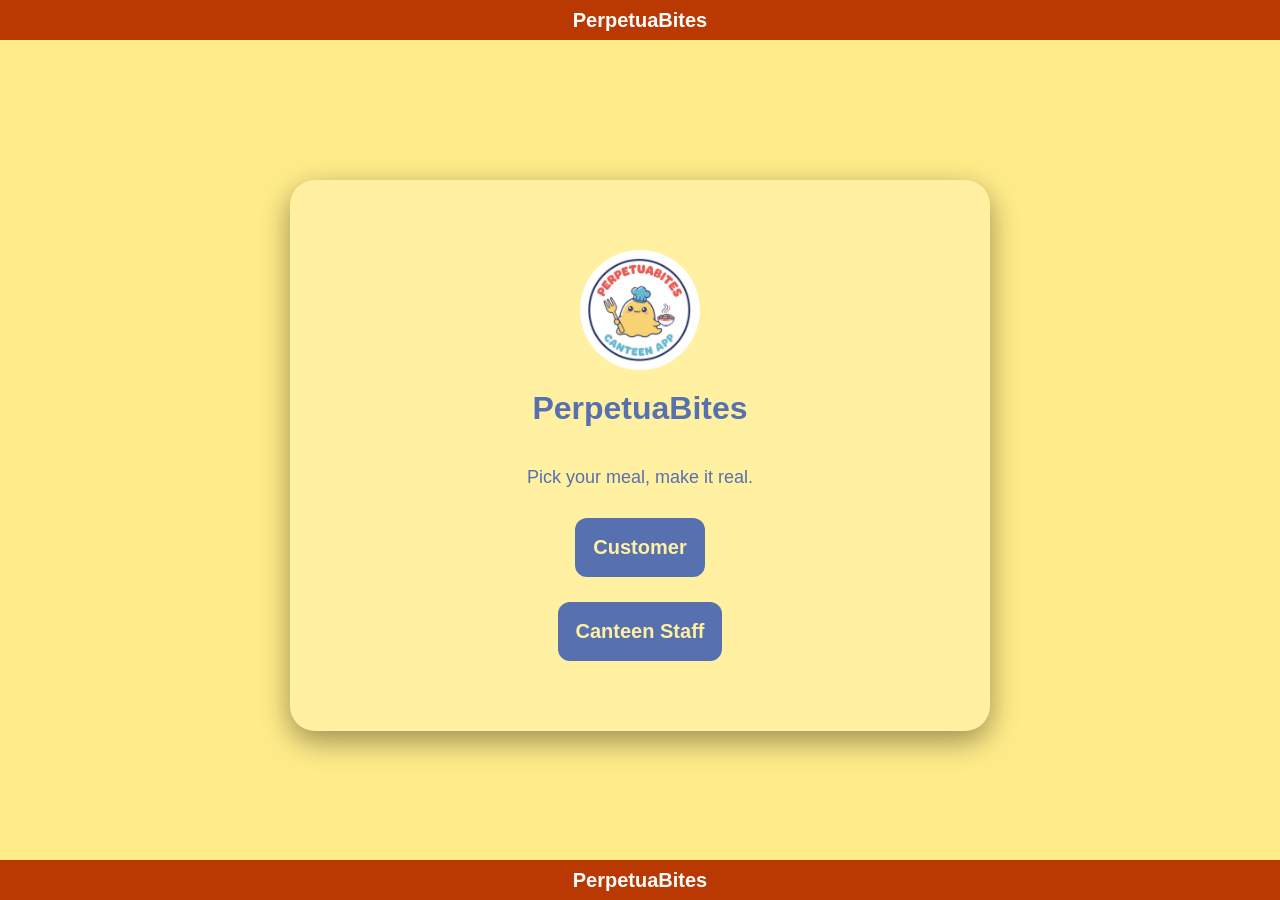
<file: index.html>
<!DOCTYPE html>
<html lang="en">
<head>
    <meta charset="UTF-8">
    <meta name="viewport" content="width=device-width, initial-scale=1.0">
    <title>PerpetuaBites</title>
    <link rel="stylesheet" href="style.css">
</head>
<body>
<header class="top-bar">
    PerpetuaBites
</header>

<div class="login-box">
    <img src="images/logo.png" alt="Website Logo" class="logo">
    <h1>PerpetuaBites</h1>
    <p class="description">Pick your meal, make it real.</p>

    <div class="role-buttons">
        <a href="customer-login.html">
            <button class="role-btn">Customer</button>
        </a>
        <a href="staff-login.html">
            <button class="role-btn">Canteen Staff</button>
        </a>
    </div>
</div>

<footer>
    PerpetuaBites
</footer>

</body>
</html>
</file>
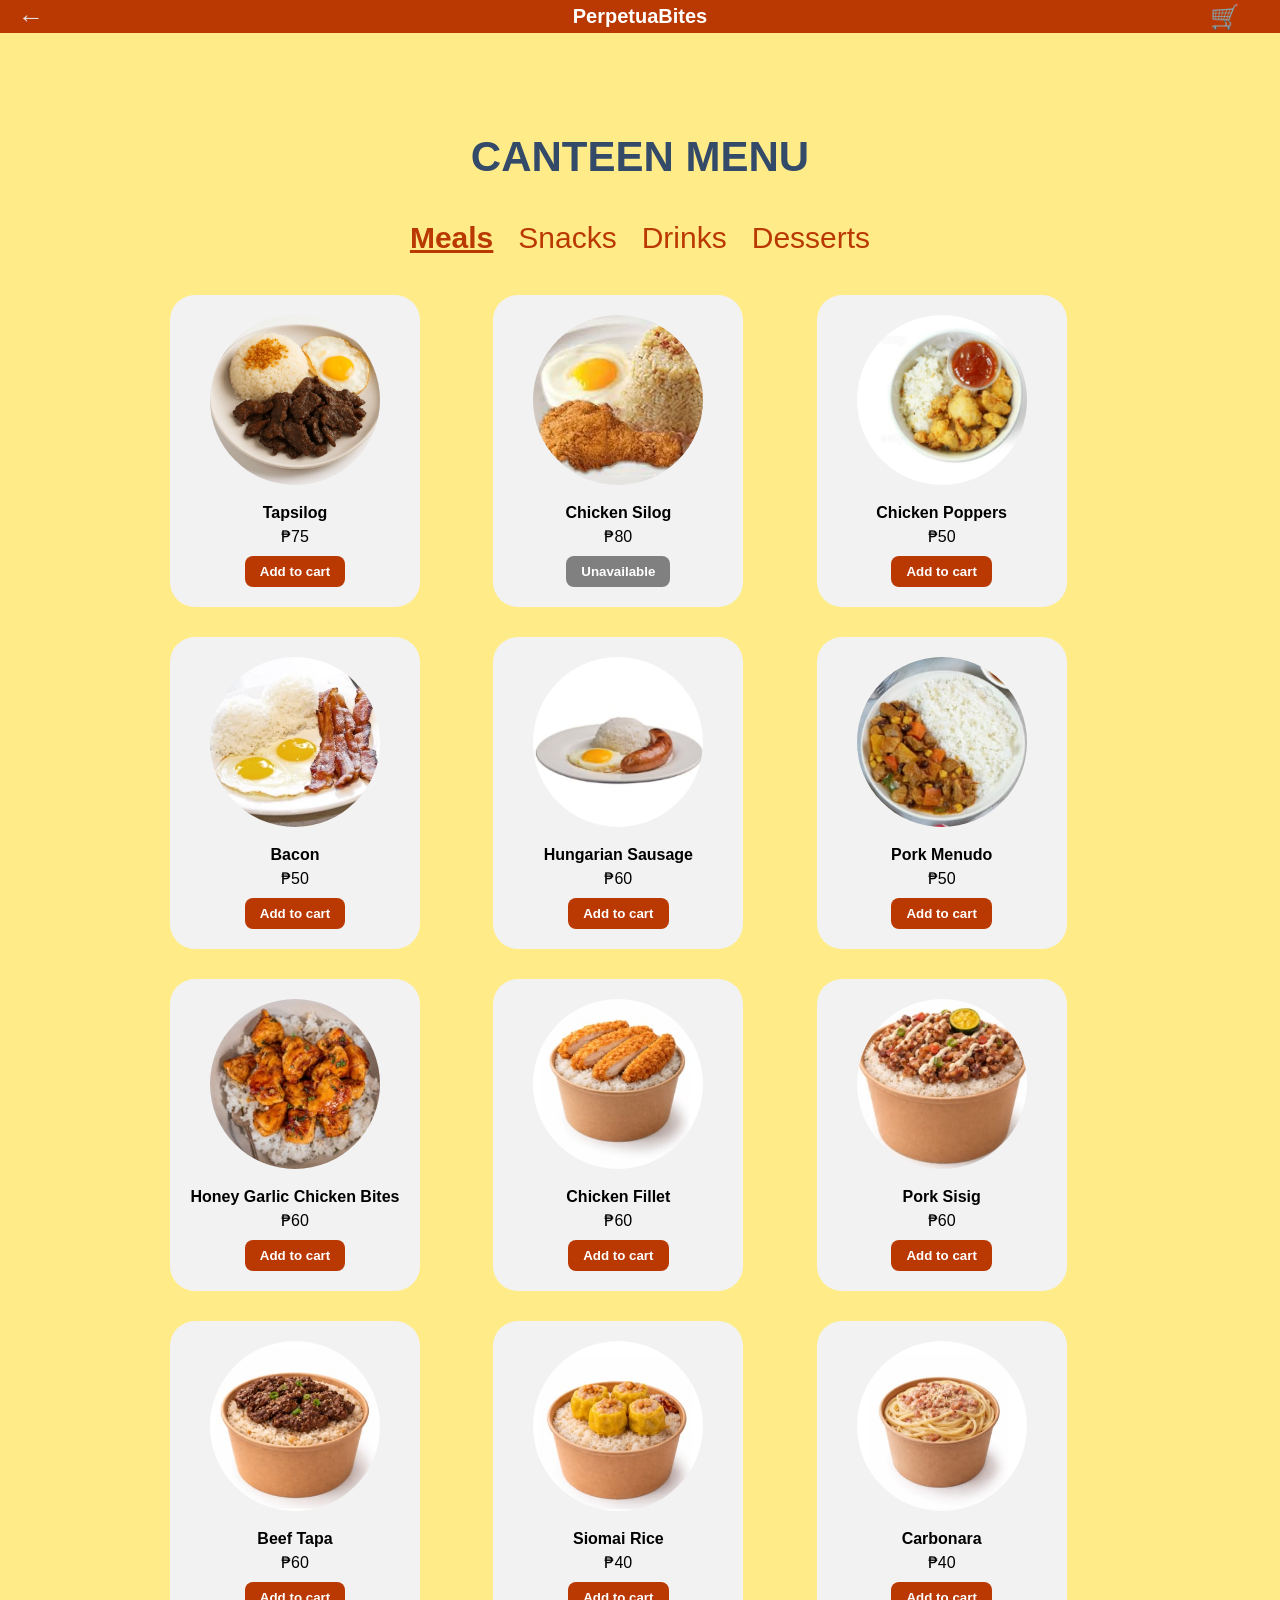
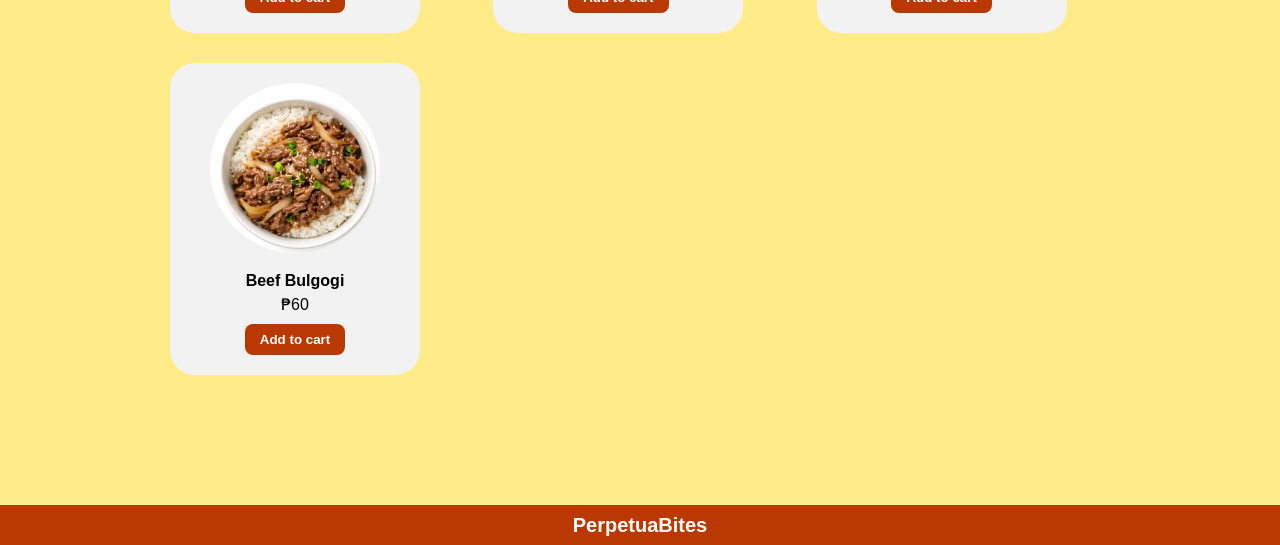
<file: canteen-menu.html>
<!DOCTYPE html>
<html lang="en">
<head>
    <meta charset="UTF-8">
    <meta name="viewport" content="width=device-width, initial-scale=1.0">
    <title>Canteen Menu - PerpetuaBites</title>
    <link rel="stylesheet" href="style.css">
</head>
<body>

<header class="top-bar">
    PerpetuaBites 
    <div class="header-buttons">
        <button class="cart-icon" onclick="goToCart()">🛒<span class="cart-badge" id="cartBadge">0</span></button>
    </div>
</header>

<button class="back-btn" onclick="goBack()">←</button>

<div class="container">

    <!-- CANTEEN IMAGE -->
    

    <!-- TITLE -->
    <h1 class="title">CANTEEN MENU</h1>

    <!-- CATEGORY TABS -->
    <div class="categories">
        <span class="active" onclick="filterCategory(event,'meals')">Meals</span>
        <span onclick="filterCategory(event,'snacks')">Snacks</span>
        <span onclick="filterCategory(event,'drinks')">Drinks</span>
        <span onclick="filterCategory(event,'desserts')">Desserts</span>
    </div>

    <!-- MENU GRID (populated dynamically by script.js) -->
    <div class="menu-grid"></div>
</div>

<!-- ORDER STATUS MODAL -->
<div id="orderStatusModal" class="modal hidden">
    <div class="modal-content">
        <button class="modal-close" onclick="closeOrderStatus()">✕</button>
        <h2>Your Order Status</h2>
        
        <div class="queue-container">
            <div class="queue-label">Queue Number</div>
            <div class="queue-number-modal" id="queueNumberModal">Loading...</div>
        </div>
        
        <div class="status-section">
            <div class="status-timeline-wrapper">
                <div class="status-step completed">
                    <div class="status-dot">✓</div>
                    <div class="status-label">Confirmed</div>
                </div>
                <div class="status-connector completed"></div>
                
                <div class="status-step active">
                    <div class="status-dot">⏳</div>
                    <div class="status-label">Preparing</div>
                </div>
                <div class="status-connector"></div>
                
                <div class="status-step">
                    <div class="status-dot">📦</div>
                    <div class="status-label">Ready</div>
                </div>
                <div class="status-connector"></div>
                
                <div class="status-step">
                    <div class="status-dot">✓</div>
                    <div class="status-label">Completed</div>
                </div>
            </div>
        </div>
        
        <div class="order-details order-details-modal">
            <div class="detail-title">Items:</div>
            <div class="order-items-list" id="orderItemsListModal">
                <div class="order-item">Loading...</div>
            </div>
            
            <div class="detail-title">Total:</div>
            <div class="detail-content detail-amount">₱<span id="totalAmountModal">0</span></div>
        </div>
        
        <button class="btn btn-primary" onclick="closeOrderStatus()">Close</button>
    </div>
</div>

<!-- TRACK ORDER BUTTON (bottom center) -->
<div class="track-bottom-wrapper">
    <button class="track-btn" id="trackStatusBtn" onclick="showOrderStatus()" style="display:none;">📋 Track Order</button>
</div>

<!-- FOOTER -->
<footer>
    PerpetuaBites
</footer>

<script src="script.js"></script>
</body>
</html>
</file>
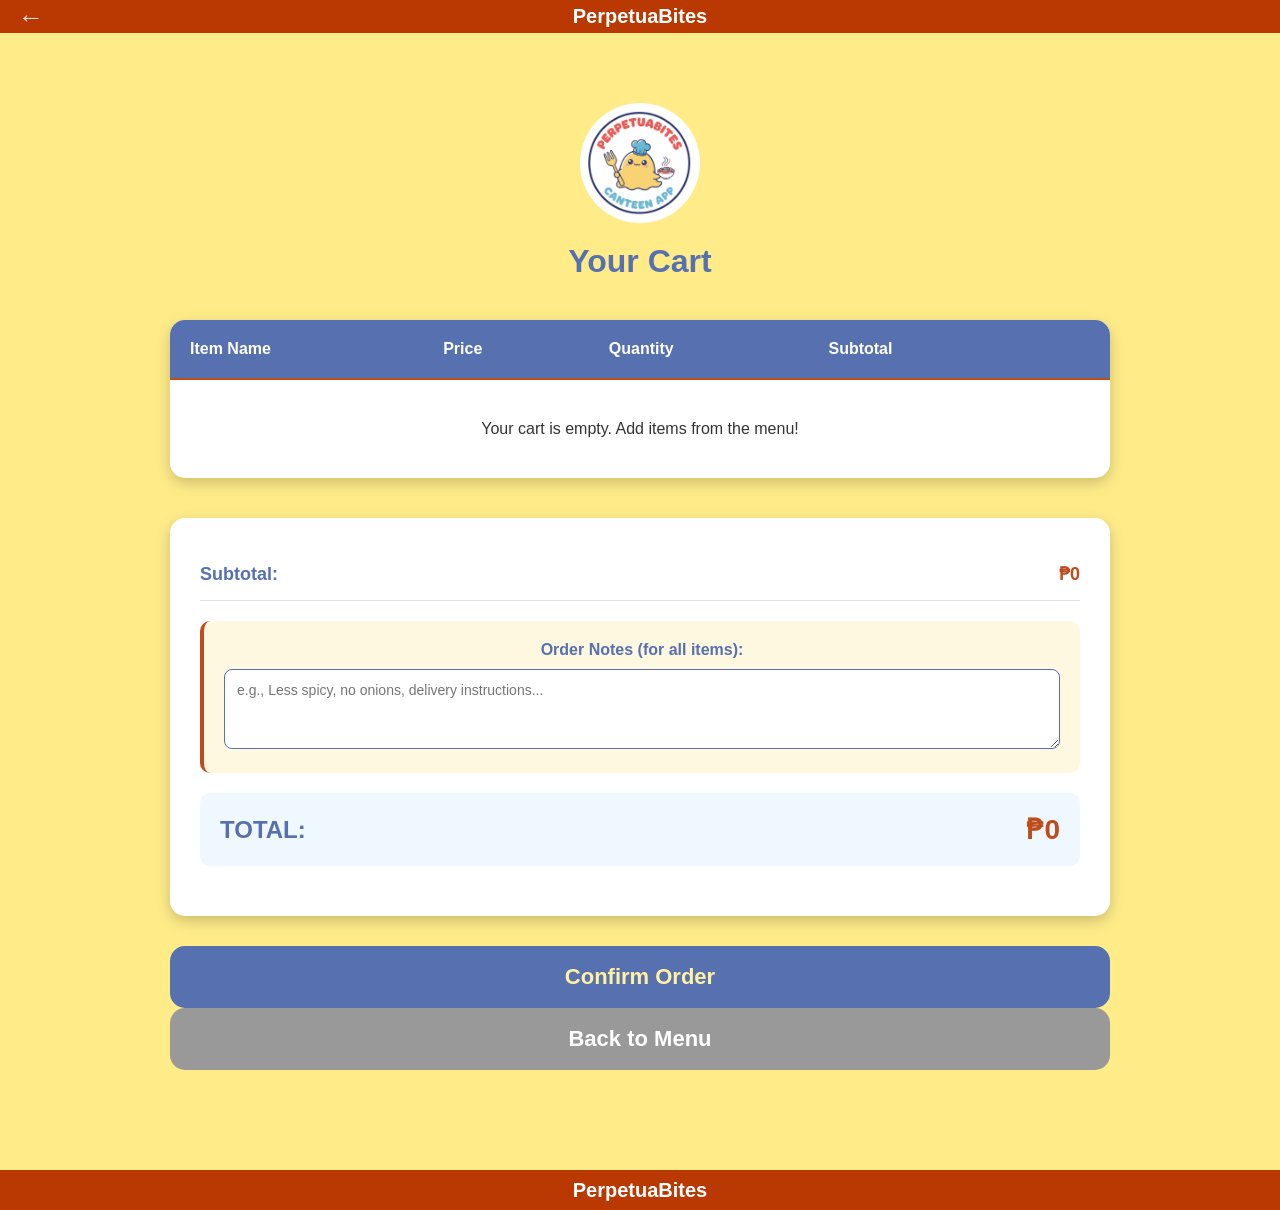
<file: cart.html>
<!DOCTYPE html>
<html lang="en">
<head>
    <meta charset="UTF-8">
    <meta name="viewport" content="width=device-width, initial-scale=1.0">
    <title>Cart - PerpetuaBites</title>
    <link rel="stylesheet" href="style.css">
</head>
<body>
<header class="top-bar">
    PerpetuaBites
</header>

<button class="back-btn" onclick="goBack()">←</button>

<div class="container">
    <img src="images/logo.png" alt="Logo" class="logo">
    <h1>Your Cart</h1>

    <table class="order-table">
      <thead>
        <tr>
          <th>Item Name</th>
          <th>Price</th>
          <th>Quantity</th>
          <th>Subtotal</th>
          <th></th>
        </tr>
      </thead>
      <tbody id="orderTableBody">
        <!-- Orders will be populated here -->
      </tbody>
    </table>


    <div class="summary-section">
      <div class="summary-row">
        <span class="summary-label">Subtotal:</span>
        <span class="price">₱<span id="subtotal">75</span></span>
      </div>

      <!-- Global Add-ons Section -->
      <div class="addons-section" id="addonsSection">
        <h3 style="color: #5670b0; margin-bottom: 15px;">Add-ons</h3>
        <div class="addons-grid">
          <label class="addon-item">
            <input type="checkbox" class="addon-checkbox" data-price="15" onchange="updateTotal()"> Egg (+₱15)
          </label>
          <label class="addon-item">
            <input type="checkbox" class="addon-checkbox" data-price="10" onchange="updateTotal()"> Sauce (+₱10)
          </label>
          <label class="addon-item">
            <input type="checkbox" class="addon-checkbox" data-price="20" onchange="updateTotal()"> Extra Rice (+₱20)
          </label>
        </div>
        <div class="addons-total" id="addonsTotal">Add-ons: ₱0</div>
      </div>

      <!-- Global Order Notes -->
      <div class="global-notes-section">
        <label for="globalNotes">Order Notes (for all items):</label>
        <textarea id="globalNotes" placeholder="e.g., Less spicy, no onions, delivery instructions..." rows="3" onchange="updateTotal()"></textarea>
      </div>
     
      <div class="total-price">
        <span class="total-label">TOTAL:</span>
        <span class="total-amount">₱<span id="totalAmount">225</span></span>
      </div>
    </div>

    <button class="confirm-btn" onclick="confirmOrder()">Confirm Order</button>
    <button class="back-to-menu-btn" onclick="goBackToMenu()">Back to Menu</button>
</div>

<footer>
    PerpetuaBites
</footer>

<script src="script.js"></script>
</body>
</html>
</file>
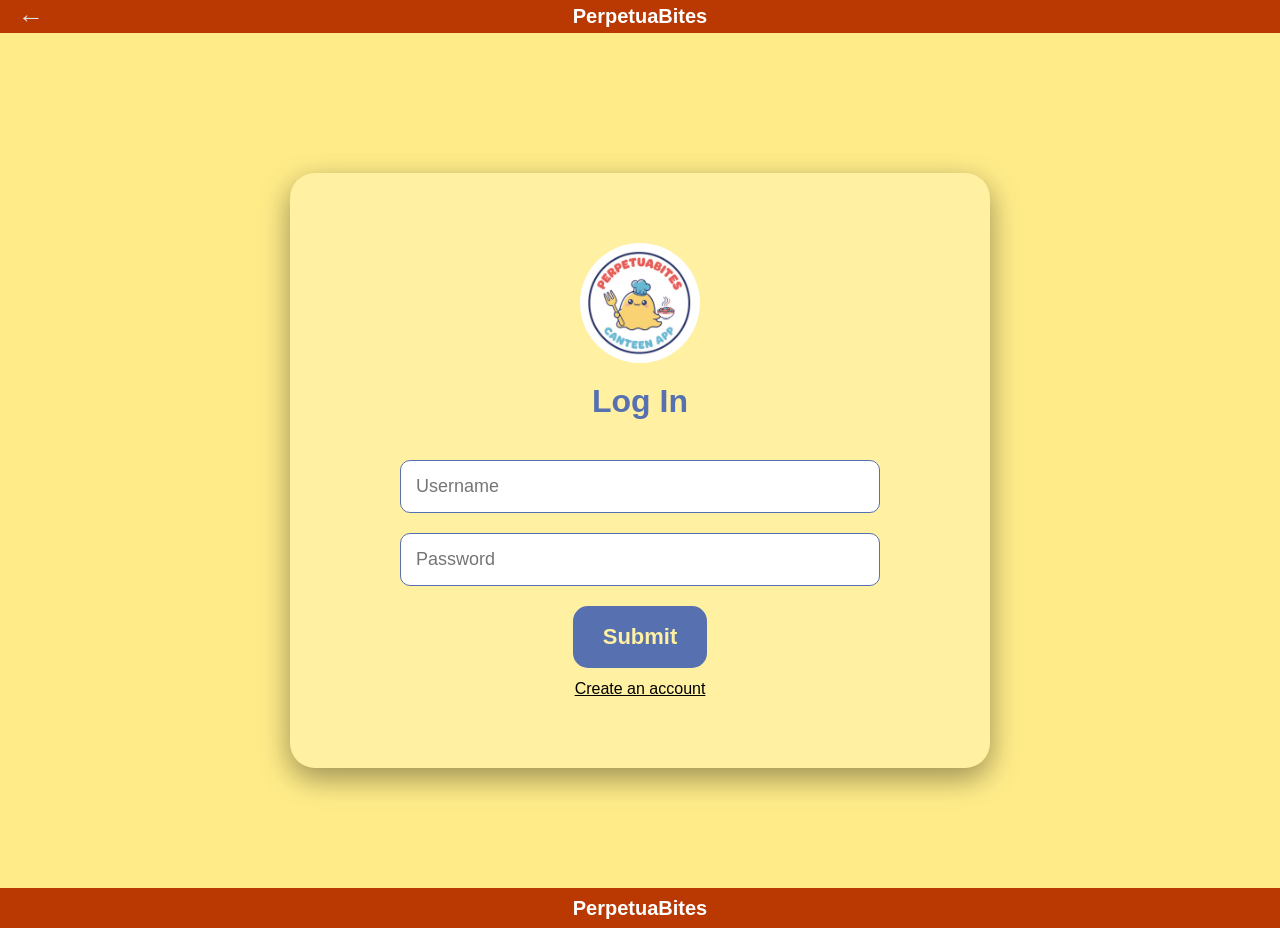
<file: customer-login.html>
<!DOCTYPE html>
<html lang="en">
<head>
    <meta charset="UTF-8">
    <meta name="viewport" content="width=device-width, initial-scale=1.0">
    <title>Customer Login - PerpetuaBites</title>
    <link rel="stylesheet" href="style.css">
</head>
<body>
    <header class="top-bar">
     PerpetuaBites 
</header>

<button class="back-btn" onclick="goBack()">←</button>

  <div class="login-box">
    <img src="images/logo.png" alt="Logo" class="logo">
    <h1>Log In</h1>


    <input type="text" id="username" placeholder="Username">
    <input type="password" id="password" placeholder="Password">


    <button class="submit-btn" onclick="loginUser()">Submit</button>

    <div style="margin-top:12px; text-align:center;">
      <a href="customer-signup.html" style="color: inherit; text-decoration: underline;">Create an account</a>
    </div>

  </div>

<footer>
    PerpetuaBites
</footer>
<script src="script.js"></script>
</body>
</html>
</file>
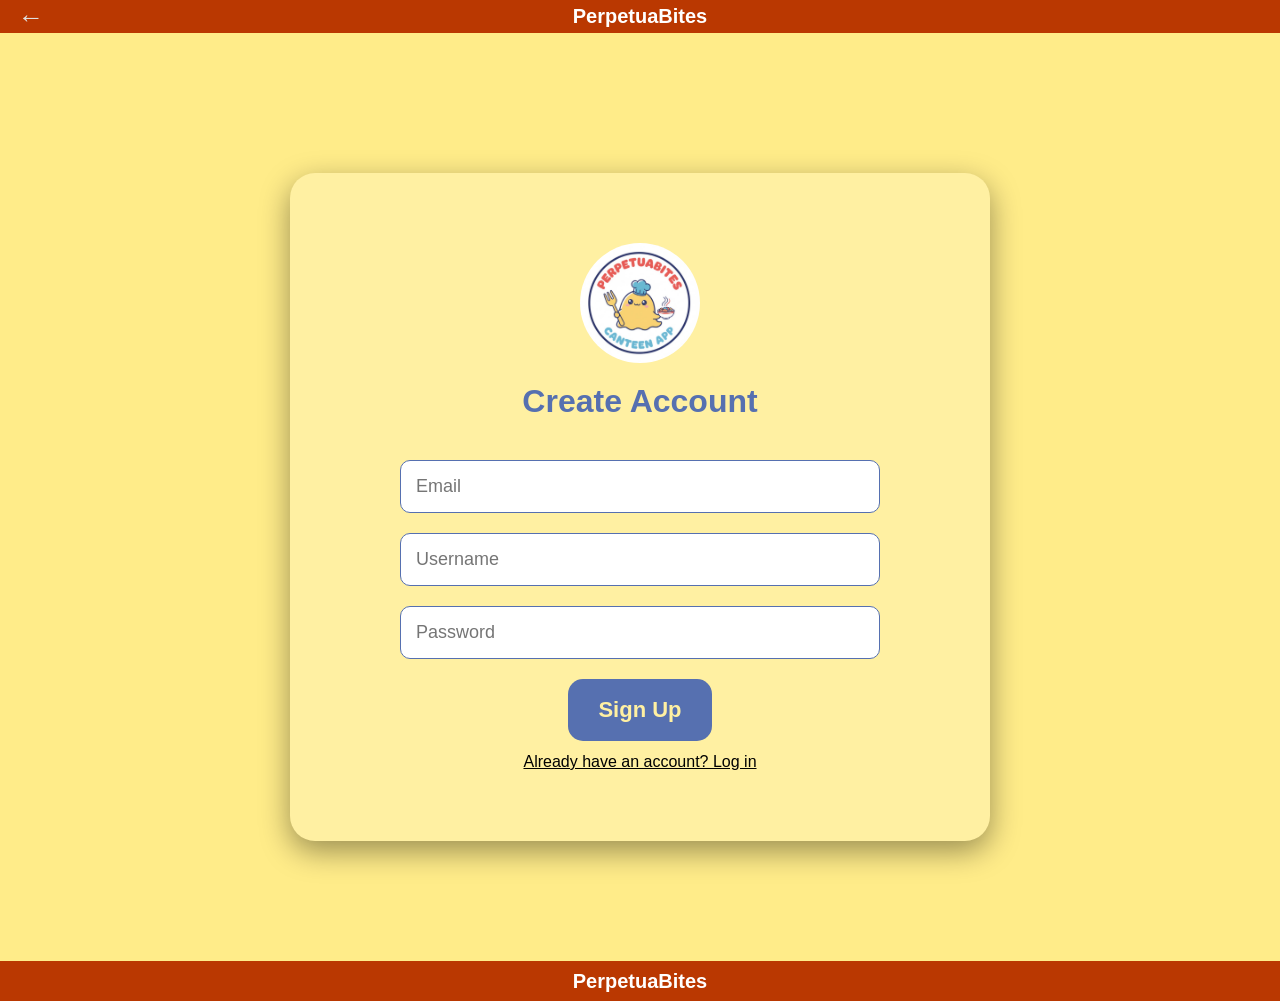
<file: customer-signup.html>
<!DOCTYPE html>
<html lang="en">
<head>
    <meta charset="UTF-8">
    <meta name="viewport" content="width=device-width, initial-scale=1.0">
    <title>Customer Sign Up - PerpetuaBites</title>
    <link rel="stylesheet" href="style.css">
</head>
<body>
    <header class="top-bar">
        PerpetuaBites
    </header>

    <button class="back-btn" onclick="goBack()">←</button>

    <div class="login-box">
        <img src="images/logo.png" alt="Logo" class="logo">
        <h1>Create Account</h1>

        <input type="email" id="email" placeholder="Email" autocomplete="email">
        <input type="text" id="username" placeholder="Username" autocomplete="username">
        <input type="password" id="password" placeholder="Password" autocomplete="new-password">

        <button class="submit-btn" onclick="registerUser()">Sign Up</button>

        <div style="margin-top:12px; text-align:center;">
            <a href="customer-login.html" style="color: inherit; text-decoration: underline;">Already have an account? Log in</a>
        </div>
    </div>

    <footer>
        PerpetuaBites
    </footer>

    <script src="script.js"></script>
</body>
</html>
</file>
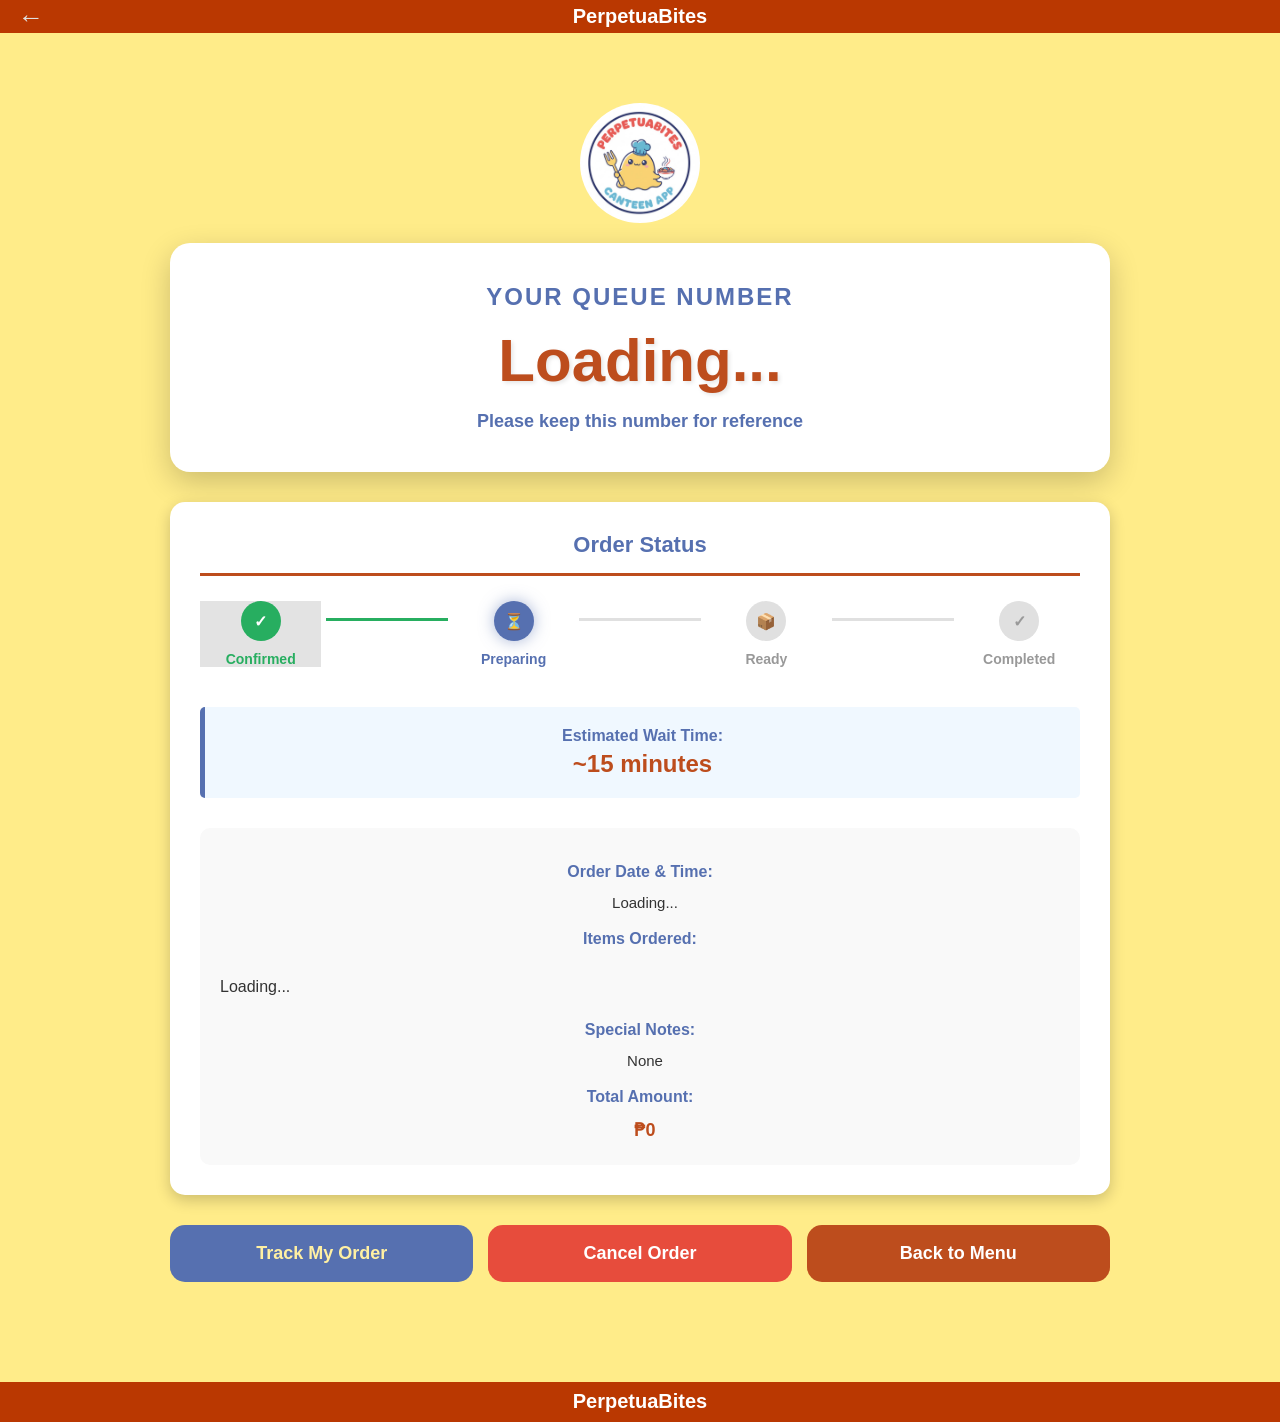
<file: order-confirmation.html>
<!DOCTYPE html>
<html lang="en">
<head>
    <meta charset="UTF-8">
    <meta name="viewport" content="width=device-width, initial-scale=1.0">
    <title>Order Confirmation - PerpetuaBites</title>
    <link rel="stylesheet" href="style.css">
</head>
<body>
    <header class="top-bar">
     PerpetuaBites 
</header>
    <button class="back-btn" onclick="goBack()">←</button>
    <div class="container">
    <img src="images/logo.png" alt="Logo" class="logo">



    <!-- Queue Number Display -->
    <div class="queue-container">
      <div class="queue-label">Your Queue Number</div>
      <div class="queue-number" id="queueNumber">Loading...</div>
      <div class="queue-message">Please keep this number for reference</div>
    </div>


    <!-- Order Status Section -->
    <div class="status-section">
      <div class="status-header">Order Status</div>


      <div class="status-timeline-wrapper">
        <div class="status-step completed">
          <div class="status-dot">✓</div>
          <div class="status-label">Confirmed</div>
        </div>
        <div class="status-connector completed"></div>


        <div class="status-step active">
          <div class="status-dot">⏳</div>
          <div class="status-label">Preparing</div>
        </div>
        <div class="status-connector"></div>


        <div class="status-step">
          <div class="status-dot">📦</div>
          <div class="status-label">Ready</div>
        </div>
        <div class="status-connector"></div>


        <div class="status-step">
          <div class="status-dot">✓</div>
          <div class="status-label">Completed</div>
        </div>
      </div>


      <!-- Time Estimate -->
      <div class="time-estimate">
        <div class="time-estimate-label">Estimated Wait Time:</div>
<div class="time-estimate-value" id="timeEstimateValue">~15 minutes</div>

      </div>


      <!-- Order Details -->
      <div class="order-details">
        <div class="detail-title">Order Date & Time:</div>
        <div class="detail-content" id="orderDateTime">Loading...</div>


        <div class="detail-title">Items Ordered:</div>
        <div class="order-items-list" id="orderItemsList">
          <div class="order-item">Loading...</div>
        </div>


        <div class="detail-title">Special Notes:</div>
        <div class="detail-content" id="specialNotes">None</div>


        <div class="detail-title">Total Amount:</div>
        <div class="detail-content detail-amount">₱<span id="totalAmount">0</span></div>
      </div>
    </div>


    <!-- Action Buttons -->
    <div class="action-buttons">
      <button class="btn btn-track" onclick="trackOrder()">Track My Order</button>
      <button class="btn btn-cancel" onclick="cancelOrder()">Cancel Order</button>
      <button class="btn btn-home" onclick="goHome()">Back to Menu</button>
    </div>

  </div>


<footer>
    PerpetuaBites
</footer>

<script src="script.js"></script>
</body>
</html>
</file>
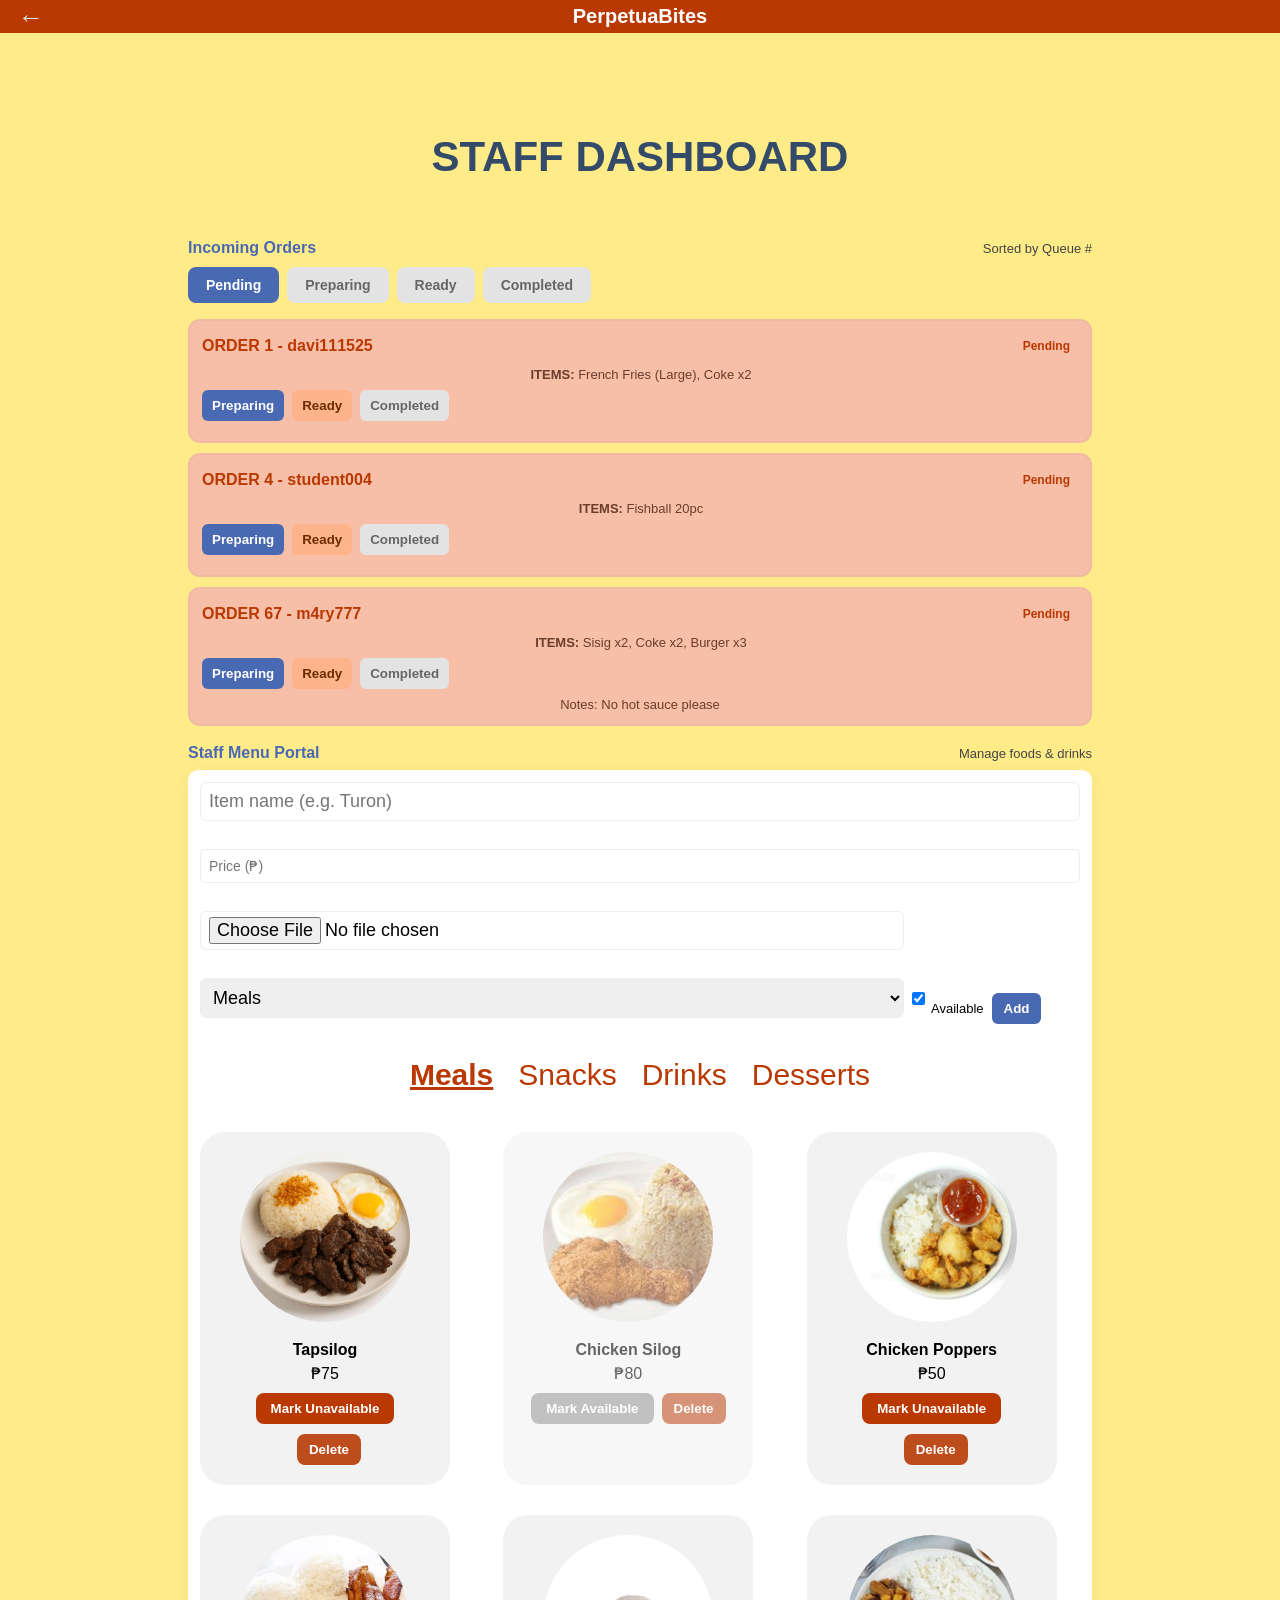
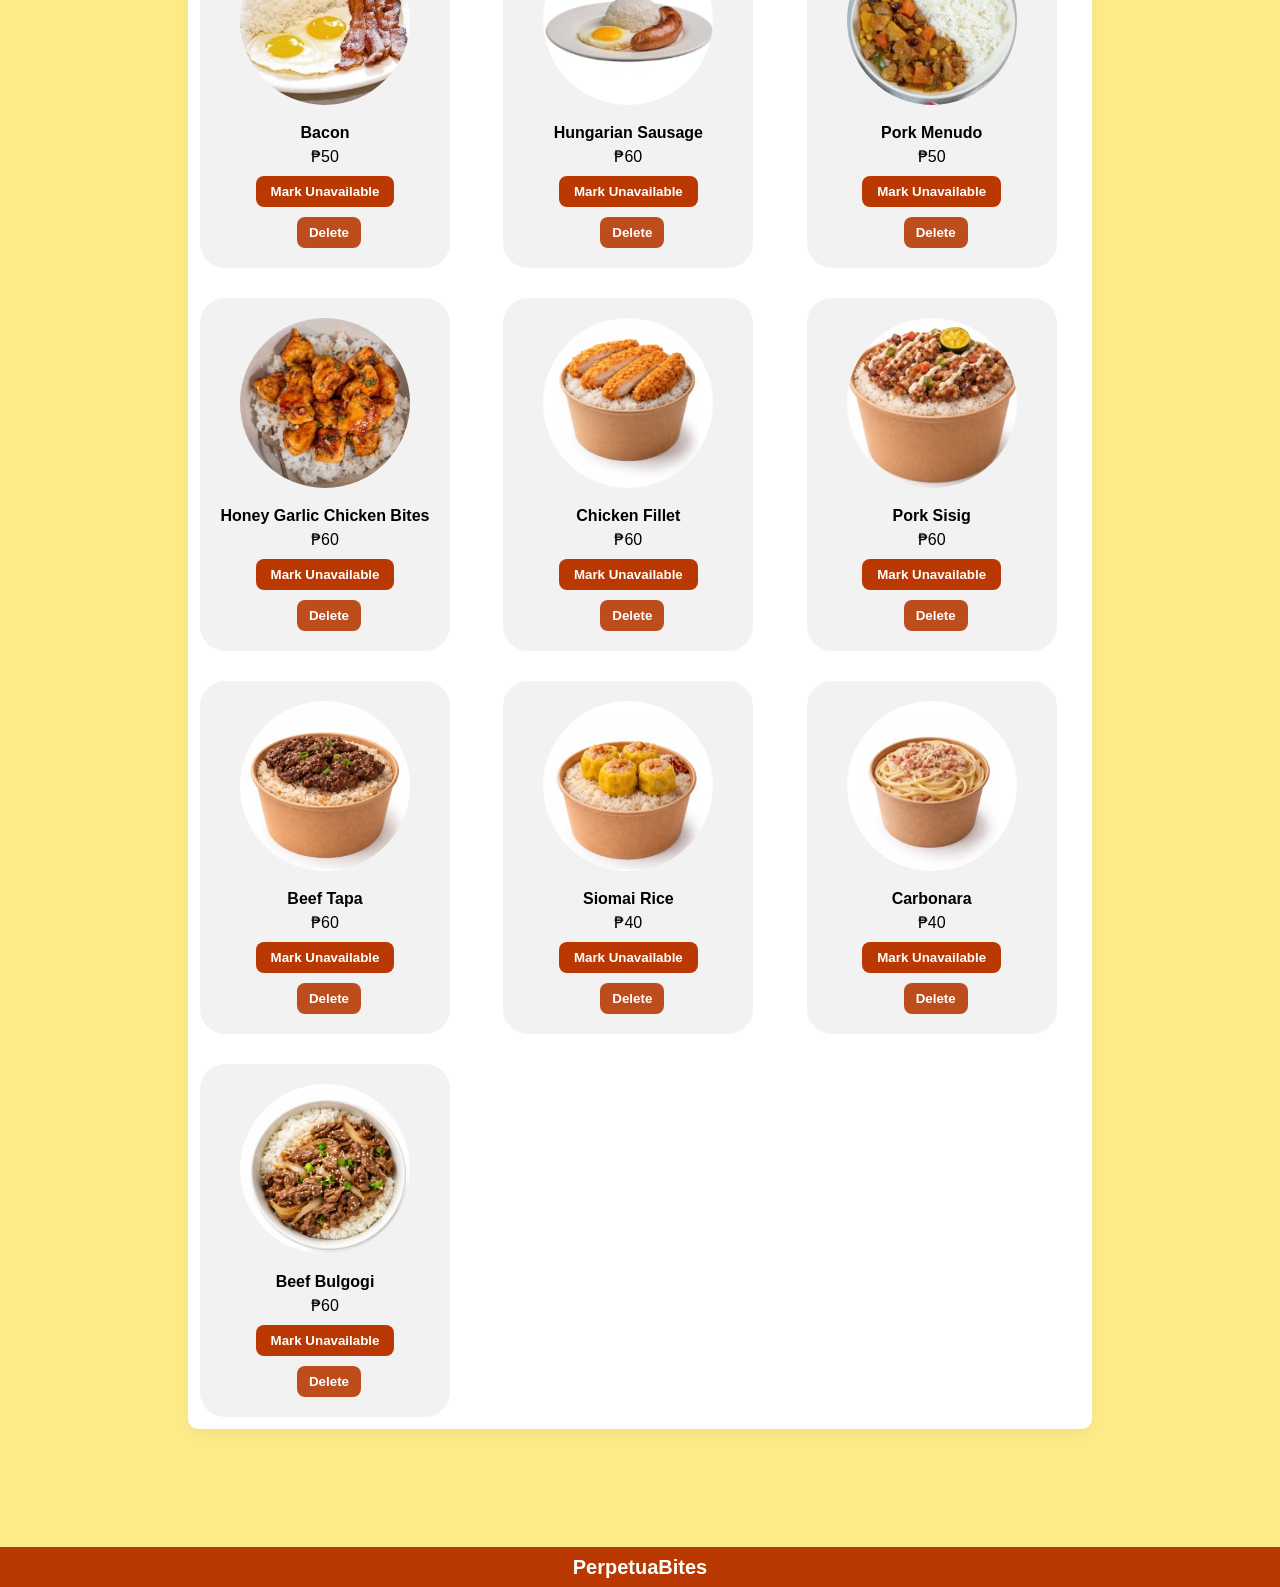
<file: staff-dashboard.html>
<!DOCTYPE html>
<html lang="en">
<head>
    <meta charset="UTF-8">
    <meta name="viewport" content="width=device-width, initial-scale=1.0">
    <title>Staff Dashboard - PerpetuaBites</title>
    <link rel="stylesheet" href="style.css">
</head>
<body class="dashboard">
<header class="top-bar">
    PerpetuaBites
</header>

<button class="back-btn" onclick="goBack()">←</button>

<div class="container">
    <h1 class="title">STAFF DASHBOARD</h1>
    <main>
            <div class="header-row">
                <div class="text-blue-800">Incoming Orders</div>
                <div class="text-gray-small">Sorted by Queue #</div>
            </div>

            <!-- Order status navigation -->
            <nav class="order-nav-tabs">
                <button class="order-tab active" data-status="pending">Pending</button>
                <button class="order-tab" data-status="preparing">Preparing</button>
                <button class="order-tab" data-status="ready">Ready</button>
                <button class="order-tab" data-status="completed">Completed</button>
            </nav>

            <div id="orders" class="order-list"></div>


            <!-- Staff Menu Portal -->
            <section id="menu-portal">
                <div class="subheader-row">
                    <div class="text-blue-800">Staff Menu Portal</div>
                    <div class="text-gray-small">Manage foods & drinks</div>
                </div>
                <div class="portal-box">
                    <form id="addItemForm">
                        <input id="itemName" placeholder="Item name (e.g. Turon)" required />
                        <input id="itemPrice" type="number" placeholder="Price (₱)" min="0" step="0.01" required />
                        <input id="itemPhoto" type="file" accept="image/*" />
                        <select id="itemCategory">
                            <option value="meals">Meals</option>
                            <option value="snacks">Snacks</option>
                            <option value="drinks">Drinks</option>
                            <option value="desserts">Desserts</option>
                        </select>
                        <label><input id="itemAvailable" type="checkbox" checked /> Available</label>
                        <button type="submit">Add</button>
                    </form>
                    <!-- staff version of the menu uses the same card grid as customers -->
                    <div class="categories">
                        <span class="active" onclick="filterCategory(event,'meals')">Meals</span>
                        <span onclick="filterCategory(event,'snacks')">Snacks</span>
                        <span onclick="filterCategory(event,'drinks')">Drinks</span>
                        <span onclick="filterCategory(event,'desserts')">Desserts</span>
                    </div>
                    <div id="staffMenuGrid" class="menu-grid"></div>
                </div>
            </section>
        </main>
        </div>
<footer>
    PerpetuaBites
</footer>
<script src="script.js"></script>
</body>
</html>
</file>
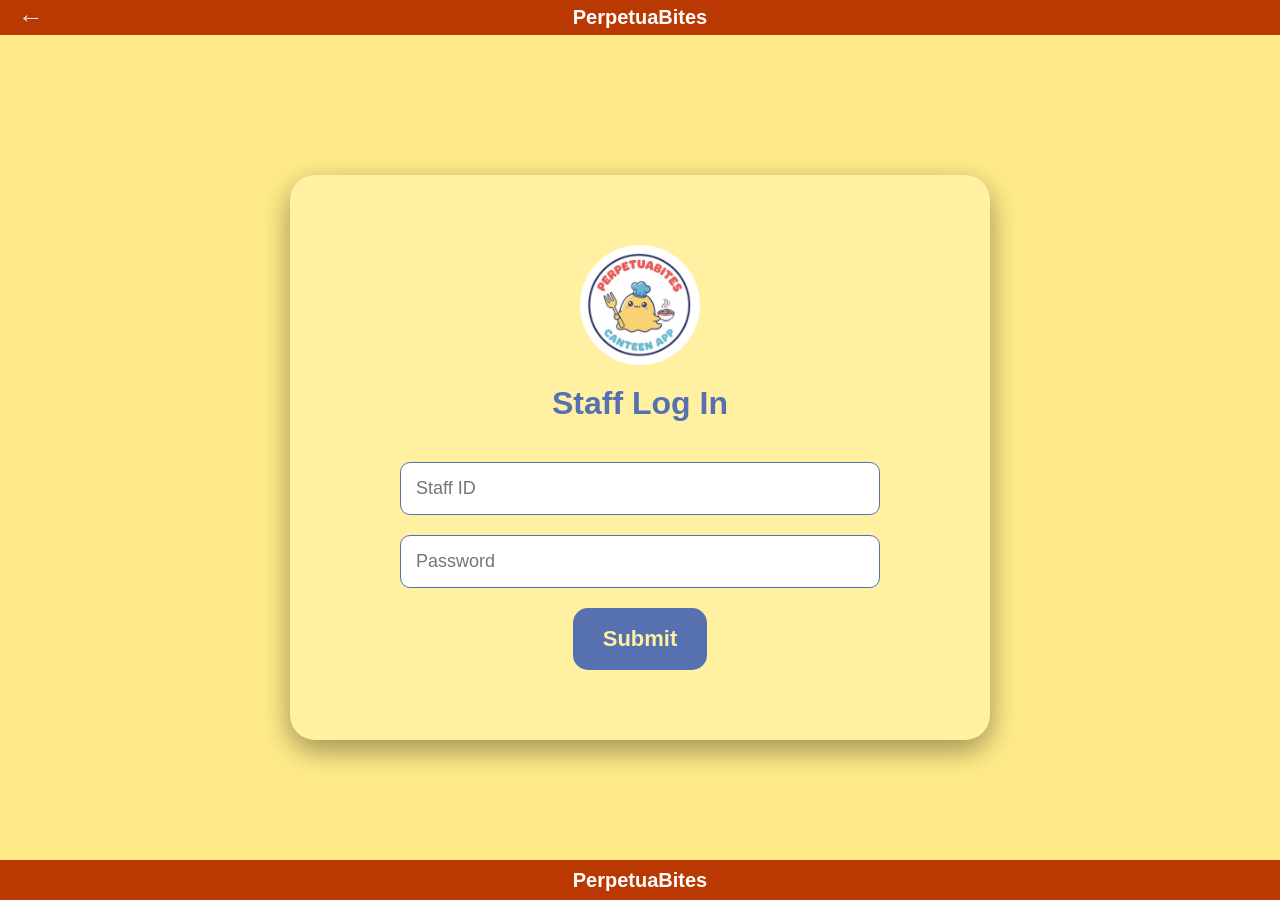
<file: staff-login.html>
<!DOCTYPE html>
<html lang="en">
<head>
    <meta charset="UTF-8">
    <meta name="viewport" content="width=device-width, initial-scale=1.0">
    <title>Staff Login - PerpetuaBites</title>
    <link rel="stylesheet" href="style.css">
</head>
<body>
<header class="top-bar">
    PerpetuaBites
</header>

<button class="back-btn" onclick="goBack()">←</button>

<div class="login-box">
    <img src="images/logo.png" alt="Logo" class="logo">
    <h1>Staff Log In</h1>
    <input type="text" id="staffUsername" placeholder="Staff ID">
    <input type="password" id="staffPassword" placeholder="Password">
    <button class="submit-btn" onclick="loginStaff()">Submit</button>
</div>

<footer>
    PerpetuaBites
</footer>

<script src="script.js"></script>
</file>
<file: style.css>
/* =========================
   GLOBAL RESET / BASE STYLES
   Used on all pages
   ========================= */
* {
    margin: 0;
    padding: 0;
    box-sizing: border-box;
    font-family: Arial, sans-serif;
}

html, body {
    height: 100%;
}

body {
    background-color: #f8e79a;
    min-height: 100vh;
    display: flex;
    flex-direction: column;
}

/* TOP ORANGE BAR (shared header) */
.top-bar {
    background-color: #BA3801;
    height: 40px;
    display: flex;
    justify-content: center;
    align-items: center;
    padding: 5px;
    position: relative;
    color: white;  
    font-weight: bold;
    font-size: 20px;
    text-align: center;
}
/* =========================
   LANDING + LOGIN PAGES
   index.html, customer-login.html, staff-login.html, register.html
   ========================= */
.login-box {
  background-color: #fff0a2; /* yellow same as body */
  padding: 70px 50px;
  border-radius: 25px;
  text-align: center;
    margin: 140px auto 120px; /* space for top and bottom bars, center horizontally */
  box-shadow: 0 10px 30px rgba(0,0,0,0.4);
  width: 98%;         /* almost full width on desktop */
  max-width: 700px;   /* really big on desktops */
}


/* LOGO */
.logo {
  width: 180px;
  height: 180px;
  margin-bottom: 30px;
  border-radius: 50%;
  object-fit: cover;
}


/* TITLE */
h1 {
  color: #5670b0; /* blue text */
  margin-bottom: 15px;
  font-size: 28px;
}


/* DESCRIPTION */
.description {
  color: #5670b0; /* blue text */
  margin-bottom: 30px;
  font-size: 18px;
}


/* ROLE BUTTONS */
.role-buttons {
  display: flex;
  flex-direction: column;
  gap: 25px;
}


.role-btn {
  background-color: #5670b0; /* blue button */
  color: #fff0a2; /* yellow text */
  border: none;
  padding: 18px;
  border-radius: 12px;
  font-size: 20px;
  cursor: pointer;
  transition: 0.3s;
}


.role-btn:hover {
  background-color: #bd4d1d; /* red hover */
  color: #fff; /* white text */
  font-weight: bold;
}
input, select {
      width: 80%;
      padding: 15px;
      margin-bottom: 20px;
      border-radius: 10px;
      border: 1px solid #5670b0;
      font-size: 18px;
    }


    .submit-btn {
      background-color: #5670b0;
      color: #fff0a2;
      border: none;
      padding: 18px 30px;
      border-radius: 15px;
      font-size: 22px;
      cursor: pointer;
      transition: 0.3s;
    }

 

    .submit-btn:hover {
      background-color: #bd4d1d;
      color: #fff;
      font-weight: bold;
    }
  

    .login-link {
      margin-top: 25px;
      display: inline-block;
      color: #5670b0;
      text-decoration: none;
      font-size: 18px;
    }


    .login-link:hover {
      color: #bd4d1d;
      font-weight: bold;
    }


    .bottom-bar {
      width: 100%;
      height: 40px;
      background-color: #bd4d1d;
      display: flex;
      justify-content: center;
      align-items: center;
      position: fixed;
      bottom: 0;
      left: 0;
    }


    .bottom-bar p {
      color: #fff;
      font-weight: bold;
      margin: 0;
      font-size: 16px;
    }

/* =========================
   CART ICON + TRACK ORDER BUTTON
   (canteen-menu.html header)
   ========================= */
.cart-icon {
    font-size: 24px;
    background: none;
    border: none;
    cursor: pointer;
    color: #334A69;
}

.header-buttons {
    display: flex;
    align-items: center;
    gap: 15px;
    position: absolute;
    right: 30px;
    top: 50%;
    transform: translateY(-50%);
}

.track-btn {
    background-color: #f39c12;
    color: white;
    border: none;
    padding: 12px 22px;
    border-radius: 10px;
    cursor: pointer;
    font-size: 16px;
    font-weight: bold;
    transition: background-color 0.3s;
}

.track-btn:hover {
    background-color: #e67e22;
}

.top-bar .cart-icon {
    position: relative;
    right: 0;
    top: 0;
    transform: none;
}

.cart-badge {
    position: absolute;
    top: -6px;
    right: -6px;
    min-width: 18px;
    height: 18px;
    padding: 0 5px;
    background-color: #fff0a2;
    color: #000;
    font-size: 12px;

    font-weight: bold;
    border-radius: 10px;
    display: flex;
    align-items: center;
    justify-content: center;
    line-height: 18px;
}

.cart-badge.hidden {
    display: none;
}


/* generic back button icon (top-left) */
.back-btn {
    position: fixed;
    left: 12px;
    z-index: 1100;
    background-color: transparent;
    border: none;
    color: #e0e0e0;
    cursor: pointer;
    font-size: 26px;
    line-height: 1;
    padding: 4px 6px;
}

.back-btn:hover {
    transform: scale(1.05);
}

/* bottom track order button wrapper (menu page) */
.track-bottom-wrapper {
    display: flex;
    justify-content: center;
    margin: 20px 0 10px;
}


/* =========================
   CUSTOMER MENU PAGE
   canteen-menu.html
   ========================= */
/* MAIN CONTAINER */
.container {
    text-align: center;
    padding: 30px;
}

/* BANNER IMAGE */
.banner img {
    width: 100%;
    max-width: 800px;
    border-radius: 20px;
}

/* TITLE */
.title {
    margin-top: 30px;
    font-size: 42px;
    color: #334A69;
    font-weight: bold;
}

/* CATEGORY TABS */
.categories {
    margin: 20px 0 40px 0;
    font-size: 30px;
    display: flex;
    justify-content: center;
    gap: 25px;
    flex-wrap: nowrap;   /* IMPORTANT */
    overflow-x: auto;    /* Allows scroll if needed */
}


.categories span {
    cursor: pointer;
    color: #BA3801;
    white-space: nowrap;   /* Prevent text wrapping */
}


.categories .active {
    text-decoration: underline;
    font-weight: bold;
}

/* MENU GRID */
.menu-grid {
    display: grid;
    grid-template-columns: repeat(3, 1fr); /* Desktop default */
    gap: 30px;
}


/* CARD DESIGN */
.card {
    background-color: #f2f2f2;
    width: 250px;
    padding: 20px;
    border-radius: 25px;
    text-align: center;
    transition: 0.3s;
}

.card:hover {
    transform: translateY(-5px);
}

/* CIRCULAR IMAGE */
.food-img {
    width: 170px;
    height: 170px;
    border-radius: 50%;
    object-fit: cover;
    margin-bottom: 15px;
}

/* TEXT */
.name {
    font-weight: bold;
    margin-bottom: 5px;
}

.available {
    color: green;
}

.unavailable {
    color: red;
}

/* grey out unavailable cards */
.card.unavailable,
.card.unavailable-card {
    opacity: 0.6;
}
/* helper for filtering cards */
.hidden {
    display: none !important;
}

/* staff dashboard specific spacing */
#staffMenuGrid {
    margin-top: 20px;
}

/* styles for order notes generated by script */
.order-note {
    font-size: 13px;
    color: #6b3d2b;
}

/* BUTTON */
.card button {
    margin-top: 10px;
    padding: 8px 15px;
    border: none;
    background-color: #BA3801;
    color: white;
    border-radius: 8px;
    cursor: pointer;
}

.card button:disabled {
    background-color: gray;
    cursor: not-allowed;
}

/* delete button added for staff view */
.card button.delete-btn {
    background-color: #bd4d1d;
    margin-left: 8px;
    color: #fff;
    padding: 8px 12px;
    border-radius: 8px;
    border: none;
    cursor: pointer;
}
.card button.delete-btn:hover {
    background-color: #a3301a;
}

/* availability toggle buttons for staff */
.card button.avail-btn {
    background-color: #BA3801;
}

.card button.unavail-btn {
    background-color: #999;
}

.card button.unavail-btn:hover {
    background-color: #777;
}
    .container {
      padding: 70px 30px 100px 30px;
      width: 100%;
      max-width: 1000px;
      margin: 0 auto;
    }


    .logo {
      width: 140px;
      height: 140px;
      margin-bottom: 20px;
      border-radius: 50%;
      display: block;
      margin-left: auto;
      margin-right: auto;
      object-fit: cover;
    }


    h1 {
      color: #5670b0;
      text-align: center;
      margin-bottom: 40px;
      font-size: 32px;
    }


    /* =========================
       CART PAGE
       cart.html
       ========================= */
    .order-table {
      width: 100%;
      background-color: #fff;
      border-collapse: collapse;
      border-radius: 15px;
      overflow: hidden;
      box-shadow: 0 5px 15px rgba(0,0,0,0.2);
      margin-bottom: 40px;
    }


    .order-table thead {
      background-color: #5670b0;
      color: white;
    }


    .order-table th {
      padding: 20px;
      text-align: left;
      font-size: 16px;
      font-weight: bold;
      border-bottom: 2px solid #bd4d1d;
    }


    .order-table td {
      padding: 18px 20px;
      border-bottom: 1px solid #e0e0e0;
      font-size: 16px;
      color: #333;
    }


    .order-table tbody tr:hover {
      background-color: #f9f9f9;
    }


    .order-table tbody tr:last-child td {
      border-bottom: none;
    }

    .notes-row td {
      padding-top: 6px;
      padding-bottom: 16px;
    }

    .remove-item-btn {
      background-color: #bd4d1d;
      color: white;
      border: none;
      width: 32px;
      height: 32px;
      border-radius: 50%;
      cursor: pointer;
      font-size: 16px;
      line-height: 1;
      padding: 0;
      display: flex;
      align-items: center;
      justify-content: center;
      transition: background-color 0.2s;
    }

    .remove-item-btn:hover {
      background-color: #9a3d18;
    }

    .empty-cart-msg {
      text-align: center;
      padding: 40px 20px !important;
      color: #666;
      font-size: 18px;
    }

    .item-name {
      color: #5670b0;
      font-weight: bold;
    }


    .price {
      color: #bd4d1d;
      font-weight: bold;
    }


    input[type="number"],
    textarea {
      width: 100%;
      padding: 8px 12px;
      border: 1px solid #5670b0;
      border-radius: 5px;
      font-family: Arial, sans-serif;
      font-size: 14px;
    }


    textarea {
      resize: vertical;
      min-height: 60px;
    }


    .summary-section {
      background-color: #fff;
      padding: 30px;
      border-radius: 15px;
      box-shadow: 0 5px 15px rgba(0,0,0,0.2);
      margin-bottom: 30px;
    }


    .summary-row {
      display: flex;
      justify-content: space-between;
      align-items: center;
      padding: 15px 0;
      border-bottom: 1px solid #e0e0e0;
      font-size: 18px;
    }


    .summary-row:last-child {
      border-bottom: none;
    }


    .summary-label {
      color: #5670b0;
      font-weight: bold;
    }


    /* Add-ons Section */
    .addons-section {
      background-color: #f9f9f9;
      padding: 20px;
      border-radius: 10px;
      margin: 20px 0;
      border-left: 4px solid #5670b0;
    }

    .addons-section h3 {
      margin-bottom: 15px;
      color: #5670b0;
      font-size: 18px;
    }

    .addons-grid {
      display: grid;
      grid-template-columns: 1fr 1fr;
      gap: 12px;
      margin-bottom: 15px;
    }

    .addon-item {
      display: flex;
      align-items: center;
      padding: 10px;
      background: white;
      border-radius: 8px;
      border: 1px solid #e0e0e0;
      cursor: pointer;
      transition: background-color 0.2s;
      font-size: 14px;
    }

    .addon-item:hover {
      background-color: #f0f8ff;
    }

    .addon-item input[type="checkbox"] {
      margin-right: 8px;
      transform: scale(1.2);
    }

    .addons-total {
      font-weight: bold;
      color: #bd4d1d;
      font-size: 16px;
      text-align: right;
    }

    /* Global Notes */
    .global-notes-section {
      background-color: #fff8e1;
      padding: 20px;
      border-radius: 10px;
      margin: 20px 0;
      border-left: 4px solid #bd4d1d;
    }

    .global-notes-section label {
      display: block;
      color: #5670b0;
      font-weight: bold;
      margin-bottom: 10px;
      font-size: 16px;
    }

    .global-notes-section textarea {
      width: 100%;
      padding: 12px;
      border: 1px solid #5670b0;
      border-radius: 8px;
      font-size: 14px;
      resize: vertical;
      min-height: 80px;
      font-family: Arial, sans-serif;
    }

    .total-price {
      background-color: #f0f8ff;
      padding: 20px;
      border-radius: 10px;
      display: flex;
      justify-content: space-between;
      align-items: center;
      margin: 20px 0;
    }


    .total-label {
      color: #5670b0;
      font-size: 24px;
      font-weight: bold;
    }


    .total-amount {
      color: #bd4d1d;
      font-size: 28px;
      font-weight: bold;
    }


    .confirm-btn {
      background-color: #5670b0;
      color: #fff0a2;
      border: none;
      padding: 18px 40px;
      border-radius: 15px;
      font-size: 22px;
      cursor: pointer;
      transition: 0.3s;
      width: 100%;
      font-weight: bold;
    }

    .back-to-menu-btn {
      background-color: #999;
      color: white;
      border: none;
      padding: 18px 40px;
      border-radius: 15px;
      font-size: 22px;
      cursor: pointer;
      transition: 0.3s;
      width: 100%;
      font-weight: bold;
    }

    .confirm-btn:hover {
      background-color: #bd4d1d;
      color: #fff;
      transform: scale(1.02);
    }
    
    .back-to-menu-btn:hover {
      background-color: #bd4d1d;
      color: #fff;
      transform: scale(1.02);
    }

    .bottom-bar {
      width: 100%;
      height: 40px;
      background-color: #bd4d1d;
      display: flex;
      justify-content: center;
      align-items: center;
      position: fixed;
      bottom: 0;
      left: 0;
    }
.logo {
      width: 120px;
      height: 120px;
      margin-bottom: 20px;
      border-radius: 50%;
      display: block;
      margin-left: auto;
      margin-right: auto;
      object-fit: cover;
    }


    .queue-container {
      background-color: #fff;
      padding: 40px;
      border-radius: 20px;
      box-shadow: 0 10px 30px rgba(0,0,0,0.2);
      text-align: center;
      margin-bottom: 30px;
    }


    .queue-label {
      color: #5670b0;
      font-size: 24px;
      font-weight: bold;
      margin-bottom: 15px;
      text-transform: uppercase;
      letter-spacing: 2px;
    }


    .queue-number {
      font-size: 60px;
      font-weight: bold;
      color: #bd4d1d;
      line-height: 1;
      margin: 20px 0;
      text-shadow: 2px 2px 4px rgba(0,0,0,0.1);
    }


    .queue-message {
      color: #5670b0;
      font-size: 18px;
      margin-top: 20px;
      font-weight: bold;
    }


    .status-section {
      background-color: #fff;
      padding: 30px;
      border-radius: 15px;
      box-shadow: 0 5px 15px rgba(0,0,0,0.2);
      margin-bottom: 30px;
    }


    .status-header {
      color: #5670b0;
      font-size: 22px;
      font-weight: bold;
      margin-bottom: 25px;
      text-align: center;
      border-bottom: 3px solid #bd4d1d;
      padding-bottom: 15px;
    }


    .status-timeline {
      display: flex;
      justify-content: space-between;
      align-items: center;
      margin: 30px 0;
      gap: 10px;
    }


    .status-step {
      flex: 1;
      text-align: center;
      position: relative;
    }


    .status-dot {
      width: 40px;
      height: 40px;
      border-radius: 50%;
      background-color: #e0e0e0;
      margin: 0 auto 10px;
      display: flex;
      align-items: center;
      justify-content: center;
      font-weight: bold;
      color: #999;
      transition: 0.3s;
    }


    .status-step.active .status-dot {
      background-color: #5670b0;
      color: white;
      box-shadow: 0 0 15px rgba(86, 112, 176, 0.5);
    }


    .status-step.completed .status-dot {
      background-color: #27ae60;
      color: white;
    }


    .status-label {
      color: #999;
      font-size: 14px;
      font-weight: bold;
    }


    .status-step.active .status-label {
      color: #5670b0;
      font-weight: bold;
    }


    .status-step.completed .status-label {
      color: #27ae60;
      font-weight: bold;
    }


    .status-connector {
      flex: 1;
      height: 3px;
      background-color: #e0e0e0;
      margin-bottom: 30px;
    }


    .status-connector.completed {
      background-color: #27ae60;
    }


    .order-details {
      background-color: #f9f9f9;
      padding: 20px;
      border-radius: 10px;
      margin-top: 30px;
    }


    .detail-title {
      color: #5670b0;
      font-weight: bold;
      margin: 15px 0 10px 0;
      font-size: 16px;
    }


    .detail-content {
      color: #333;
      font-size: 15px;
      margin-left: 10px;
      line-height: 1.6;
    }


    .time-estimate {
      background-color: #f0f8ff;
      padding: 20px;
      border-left: 5px solid #5670b0;
      border-radius: 5px;
      margin-top: 20px;
    }


    .time-estimate-label {
      color: #5670b0;
      font-weight: bold;
      font-size: 16px;
    }


    .time-estimate-value {
      color: #bd4d1d;
      font-size: 24px;
      font-weight: bold;
      margin-top: 5px;
    }


    .order-items-list {
      margin-top: 20px;
    }


    .order-item {
      display: flex;
      justify-content: space-between;
      padding: 10px 0;
      border-bottom: 1px solid #e0e0e0;
      color: #333;
    }


    .order-item:last-child {
      border-bottom: none;
    }


    .item-name {
      color: #5670b0;
      font-weight: bold;
    }


    .item-qty {
      color: #666;
      margin: 0 10px;
    }


    .action-buttons {
      display: flex;
      gap: 15px;
      margin-top: 30px;
    }


    .btn {
      flex: 1;
      padding: 18px 30px;
      border-radius: 15px;
      border: none;
      font-size: 18px;
      cursor: pointer;
      transition: 0.3s;
      font-weight: bold;
    }


    .btn-track {
      background-color: #5670b0;
      color: #fff0a2;
    }


    .btn-track:hover {
      background-color: #bd4d1d;
      color: #fff;
      transform: scale(1.02);
    }


    .btn-home {
      background-color: #bd4d1d;
      color: #fff;
    }


    .btn-home:hover {
      background-color: #5670b0;
      transform: scale(1.02);
    }

    .btn-cancel {
      background-color: #e74c3c;
      color: white;
    }

    .btn-cancel:hover {
      background-color: #c0392b;
      transform: scale(1.02);
    }




/* FOOTER */
footer {
    background-color: #BA3801;
    color: white;
    height: 40px;              /* match header height */
    padding: 5px;
    display: flex;
    align-items: center;
    justify-content: center;
    font-size: 20px;
    font-weight: bold;
    text-align: center;
    margin-top: auto;          /* push footer to bottom when content is short */
}

/* Tablet menu layout */
@media (max-width: 1024px) {
    .menu-grid {
        grid-template-columns: repeat(2, 1fr);
    }
}

/* Global mobile layout tweaks (phones) */
@media (max-width: 600px) {
    body {
        font-size: 14px;
    }

    .top-bar {
        height: 70px;              /* match desktop height */
        padding: 0 16px;
        font-size: 24px;           /* keep consistent with footer */
        display: flex;
        flex-direction: row;
        justify-content: center;   /* center title text */
        align-items: center;
        text-align: center;
    }

    .header-buttons {
        position: absolute;        /* float buttons on the right */
        right: 12px;
        top: 50%;
        transform: translateY(-50%);
        margin-top: 0;
        width: auto;
        justify-content: flex-end;
        gap: 10px;
    }

    .track-btn {
        font-size: 12px;
        padding: 6px 10px;
    }

    .cart-icon {
        font-size: 22px;
    }

    .cart-badge {
        top: -4px;
        right: -4px;
        min-width: 16px;
        height: 16px;
        font-size: 10px;
    }

    .container {
        padding: 60px 16px 80px 16px;
        max-width: 100%;
        width: 100%;
    }

    .title {
        font-size: 28px;
        margin-top: 20px;
    }

    .categories {
        font-size: 20px;
        gap: 15px;
    }

    .menu-grid {
        grid-template-columns: repeat(2, 1fr);
        gap: 15px;
    }

    .card {
        width: 100%;
        padding: 15px;
    }

    .food-img {
        width: 120px;
        height: 120px;
    }

    .login-box {
        width: 98%;          /* nearly fills the phone screen */
        padding: 50px 25px;  /* bigger padding for phone screens */
        margin: 100px auto 80px;
    }

    .logo {
        width: 170px;
        height: 170px;
        border-radius: 50%;
        object-fit: cover;
    }

    h1 {
        font-size: 24px;
    }

    .description {
        font-size: 16px;
    }

    .role-btn {
        padding: 22px;       /* bigger buttons for easy tapping */
        font-size: 20px;
    }
}

:root{--accent:#BA3801;--soft:#FFEC89;--blue:#4A69B3;--card:#F7BFA8}
        /* global resets */
        body{font-family:Segoe UI,Arial,sans-serif;background:var(--soft);margin:0;padding:0}
        /* dashboard-specific centering and layout */
        /* dashboard-specific centering removed so page styles match others */

        /* =========================
           STAFF DASHBOARD
           staff-dashboard.html
           ========================= */
        .dashboard .header-row {
            margin-bottom: 10px;
            display: flex;
            justify-content: space-between;
            align-items: center;
        }
        .dashboard .subheader-row {
            margin-bottom: 8px;
            display: flex;
            justify-content: space-between;
            align-items: center;
        }
        .dashboard .text-blue-800 {
            color: #4A69B3;
            font-weight: 800;
        }
        .dashboard .text-gray-small {
            font-size: 13px;
            color: #444;
        }
        #menu-portal {
            margin-top: 18px;
        }
        #menu-portal .portal-box {
            background: #fff;
            padding: 12px;
            border-radius: 10px;
            box-shadow: 0 6px 18px rgba(0,0,0,.06);
        }
        #addItemForm {
            display: flex;
            gap: 8px;
            flex-wrap: wrap;
            align-items: center;
        }
        #addItemForm input,
        #addItemForm select {
            padding: 8px;
            border-radius: 6px;
            border: 1px solid #eee;
        }
        #addItemForm input[type="file"] {
            padding: 5px 8px;
            border-radius: 6px;
            border: 1px solid #eee;
            background: #fff;
        }
        #itemName {
            flex: 1;
        }
        #addItemForm label {
            display: flex;
            align-items: center;
            gap: 6px;
            font-size: 13px;
        }
        #addItemForm button {
            background: var(--blue);
            color: #fff;
            padding: 8px 12px;
            border-radius: 6px;
            border: 0;
            font-weight: 800;
        }
        .menu-lists {
            display: flex;
            gap: 12px;
            margin-top: 12px;
            flex-wrap: wrap;
        }
        .menu-list {
            flex: 1;
            min-width: 160px;
        }
        .menu-list .list-title {
            font-weight: 800;
            margin-bottom: 8px;
        }
        .status-timeline-wrapper {
            display: flex;
            align-items: center;
            gap: 5px;
            margin-bottom: 40px;
        }

        .detail-amount {
            font-size: 18px;
            font-weight: bold;
            color: #bd4d1d;
        }
        header{background:var(--accent);color:#fff;padding:14px 18px;text-align:center;font-weight:700}
        header h1{margin:0;font-size:20px;color:#FFEC89}
        main{padding:18px;background:var(--soft)}
        .order-list{display:flex;flex-direction:column;gap:10px}
        .order{background:var(--card);padding:12px;border-radius:12px;display:flex;flex-direction:column;gap:8px;border:2px solid rgba(0,0,0,.03)}
        .meta{display:flex;justify-content:space-between;align-items:center;font-weight:700;color:var(--accent)}
        .items{font-size:13px;color:#6b3d2b;margin-left:2px}
        .controls{display:flex;gap:8px;flex-wrap:wrap}
        button{border:0;padding:8px 10px;border-radius:6px;cursor:pointer;font-weight:700}
        .preparing{background:#4A69B3;color:#fff}
        .ready{background:#FFB38A;color:#6b2b00}
        .completed{background:#e3e3e3;color:#666}
        .open-student{background:transparent;color:var(--blue);text-decoration:underline;padding:0}
        footer{background:var(--accent);color:#fff;padding:10px;text-align:center;font-weight:700}
        .status-pill{padding:6px 8px;border-radius:999px;font-size:12px;font-weight:700}

        /* Order status navigation tabs - staff dashboard */
        .order-nav-tabs {
            display: flex;
            gap: 8px;
            margin-bottom: 16px;
            flex-wrap: wrap;
        }
        .order-tab {
            padding: 10px 18px;
            border: none;
            border-radius: 8px;
            background: #e3e3e3;
            color: #666;
            font-weight: 700;
            cursor: pointer;
            font-size: 14px;
            transition: background 0.2s, color 0.2s;
        }
        .order-tab:hover {
            background: #d0d0d0;
        }
        .order-tab.active {
            background: var(--blue);
            color: #fff;
        }

/* =========================
   RESPONSIVE CART PAGE (MOBILE)
   cart.html
   ========================= */
@media (max-width: 600px) {
    .container {
        padding: 70px 15px 100px 15px;
        max-width: 100%;
        width: 100%;
    }

    h1 {
        font-size: 24px;
        margin-bottom: 25px;
    }

    .logo {
        width: 120px;
        height: 120px;
        border-radius: 50%;
        object-fit: cover;
        margin-bottom: 15px;
    }

    /* Make table scrollable on mobile */
    .order-table {
        font-size: 14px;
        margin-bottom: 25px;
        display: block;
        width: 100%;
        overflow-x: auto;  /* allow horizontal scroll if needed */
    }

    .order-table th,
    .order-table td {
        padding: 12px 8px;
        font-size: 12px;
    }

    .order-table thead {
        font-size: 12px;
    }

    /* Stack inputs better on mobile */
    input[type="number"],
    textarea {
        padding: 6px 8px;
        font-size: 12px;
    }

    textarea {
        min-height: 50px;
    }

    /* Summary section responsive */
    .summary-section {
        padding: 20px;
        margin-bottom: 20px;
    }

    .summary-row {
        padding: 10px 0;
        font-size: 14px;
    }

    .total-price {
        padding: 15px;
        margin: 15px 0;
    }

    .total-label {
        font-size: 18px;
    }

    .total-amount {
        font-size: 22px;
    }

    /* Stack buttons vertically with gap */
    .confirm-btn,
    .back-to-menu-btn {
        width: 100%;
        padding: 15px 20px;
        font-size: 18px;
        margin-bottom: 12px;
    }

    .confirm-btn:last-of-type {
        margin-bottom: 0;
    }
}

/* Toast (fallback when alert is blocked) */
.toast {
    position: fixed;
    left: 50%;
    bottom: 30px;
    transform: translateX(-50%) translateY(20px);
    background: rgba(0,0,0,0.85);
    color: #fff;
    padding: 10px 16px;
    border-radius: 8px;
    font-size: 14px;
    opacity: 0;
    transition: opacity 0.25s ease, transform 0.25s ease;
    z-index: 9999;
}
.toast.visible {
    opacity: 1;
    transform: translateX(-50%) translateY(0);
}

/* =========================
   ORDER STATUS MODAL
   order-confirmation.html + canteen-menu.html (Track Order)
   ========================= */
.modal {
    position: fixed;
    top: 0;
    left: 0;
    width: 100%;
    height: 100%;
    background-color: rgba(0, 0, 0, 0.5);
    display: flex;
    justify-content: center;
    align-items: center;
    z-index: 1000;
}

.modal.hidden {
    display: none;
}

.modal-content {
    background-color: #fff0a2;
    border-radius: 15px;
    padding: 30px;
    width: 90%;
    max-width: 500px;
    max-height: 90vh;
    overflow-y: auto;
    position: relative;
    box-shadow: 0 10px 40px rgba(0, 0, 0, 0.3);
}

.modal-close {
    position: absolute;
    top: 15px;
    right: 15px;
    background: none;
    border: none;
    font-size: 28px;
    cursor: pointer;
    color: #333;
    padding: 0;
    width: 30px;
    height: 30px;
    display: flex;
    align-items: center;
    justify-content: center;
}

.modal-close:hover {
    color: #BA3801;
}

.modal-content h2 {
    color: #5670b0;
    margin-bottom: 20px;
    text-align: center;
    font-size: 24px;
}

.queue-number-modal {
    font-size: 36px;
    font-weight: bold;
    color: #BA3801;
    text-align: center;
    margin: 10px 0 20px 0;
    padding: 10px;
    background-color: #ffe0b9;
    border-radius: 8px;
}

.order-details-modal {
    margin-top: 20px;
    text-align: left;
    padding: 15px;
    background-color: #fff9e6;
    border-radius: 8px;
    max-height: 200px;
    overflow-y: auto;
}

.order-details-modal .detail-title {
    font-weight: bold;
    color: #5670b0;
    margin-top: 10px;
    font-size: 14px;
}

.order-details-modal .detail-content {
    color: #333;
    font-size: 14px;
    margin-bottom: 8px;
}

.order-details-modal .order-items-list {
    margin: 8px 0;
}

.order-details-modal .order-item {
    padding: 6px;
    font-size: 13px;
    color: #555;
    border-left: 3px solid #f39c12;
    padding-left: 10px;
    margin-bottom: 4px;
}

.modal-content .btn {
    width: 100%;
    margin-top: 15px;
    padding: 12px;
    border: none;
    border-radius: 8px;
    font-size: 16px;
    font-weight: bold;
    cursor: pointer;
    background-color: #5670b0;
    color: white;
    transition: background-color 0.3s;
}

.modal-content .btn:hover {
    background-color: #3d4a7a;
}

/* STATUS TIMELINE IN MODAL */
.modal-content .status-timeline-wrapper {
    margin: 15px 0;
    padding: 15px;
    background-color: #fffbf0;
    border-radius: 8px;
}

.modal-content .status-step {
    display: inline-flex;
    flex-direction: column;
    align-items: center;
    margin: 0 10px;
    font-size: 12px;
}

.modal-content .status-dot {
    width: 35px;
    height: 35px;
    border-radius: 50%;
    background-color: #ddd;
    display: flex;
    align-items: center;
    justify-content: center;
    font-size: 16px;
    color: white;
    margin-bottom: 5px;
}

.modal-content .status-step.active .status-dot {
    background-color: #f39c12;
}

.modal-content .status-step.completed .status-dot {
    background-color: #27ae60;
}

.modal-content .status-label {
    text-align: center;
    color: #333;
    max-width: 50px;
    font-size: 11px;
}

/* =========================
   RESPONSIVE MODAL
   (phones & tablets)
   ========================= */
@media (max-width: 768px) {
    .modal-content {
        width: 95%;
        max-width: 90vw;
        padding: 20px;
    }

    .modal-content h2 {
        font-size: 20px;
    }

    .queue-number-modal {
        font-size: 28px;
    }
}
</file>
